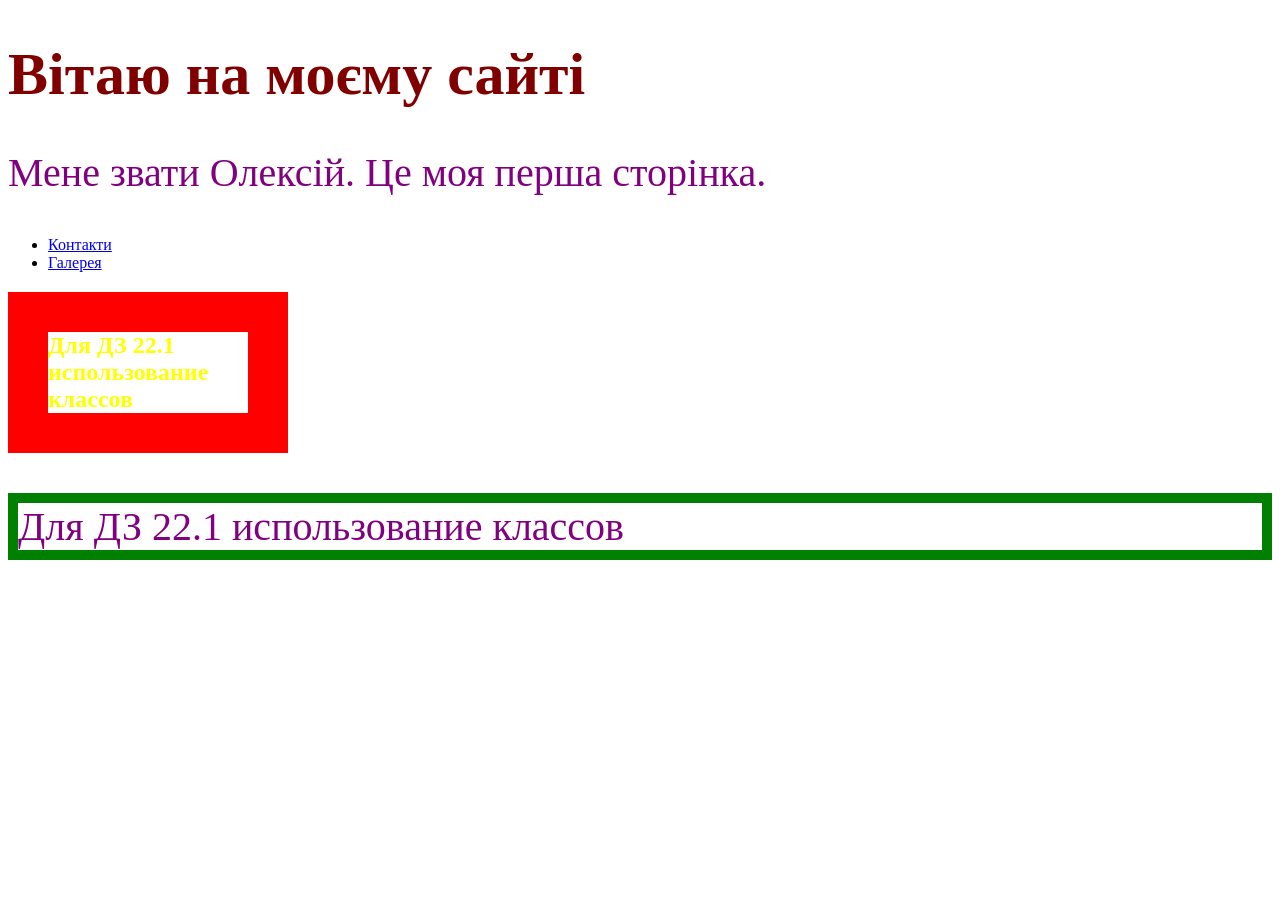
<file: homework21.1/index.html>
<!DOCTYPE html>

<html>

<head>

<title>ДЗ 21.1. Створення HTML сторінки “Про себе”</title>

<link rel="stylesheet" href="style.css"

</head>

    <body>

        <h1>Вітаю на моєму сайті</h1>

        <p>Мене звати Олексій. Це моя перша сторінка.</p>

        <ul>
            
            <li><a href=pages/contact.html>Контакти</a></li>

            <li><a href=pages/gallery.html>Галерея</a></li>

        </ul>

    </body>

    <h2 class="class1"> Для ДЗ 22.1 использование классов</h2>

       <p class="class2">Для ДЗ 22.1 использование классов</p>

</html>
</file>
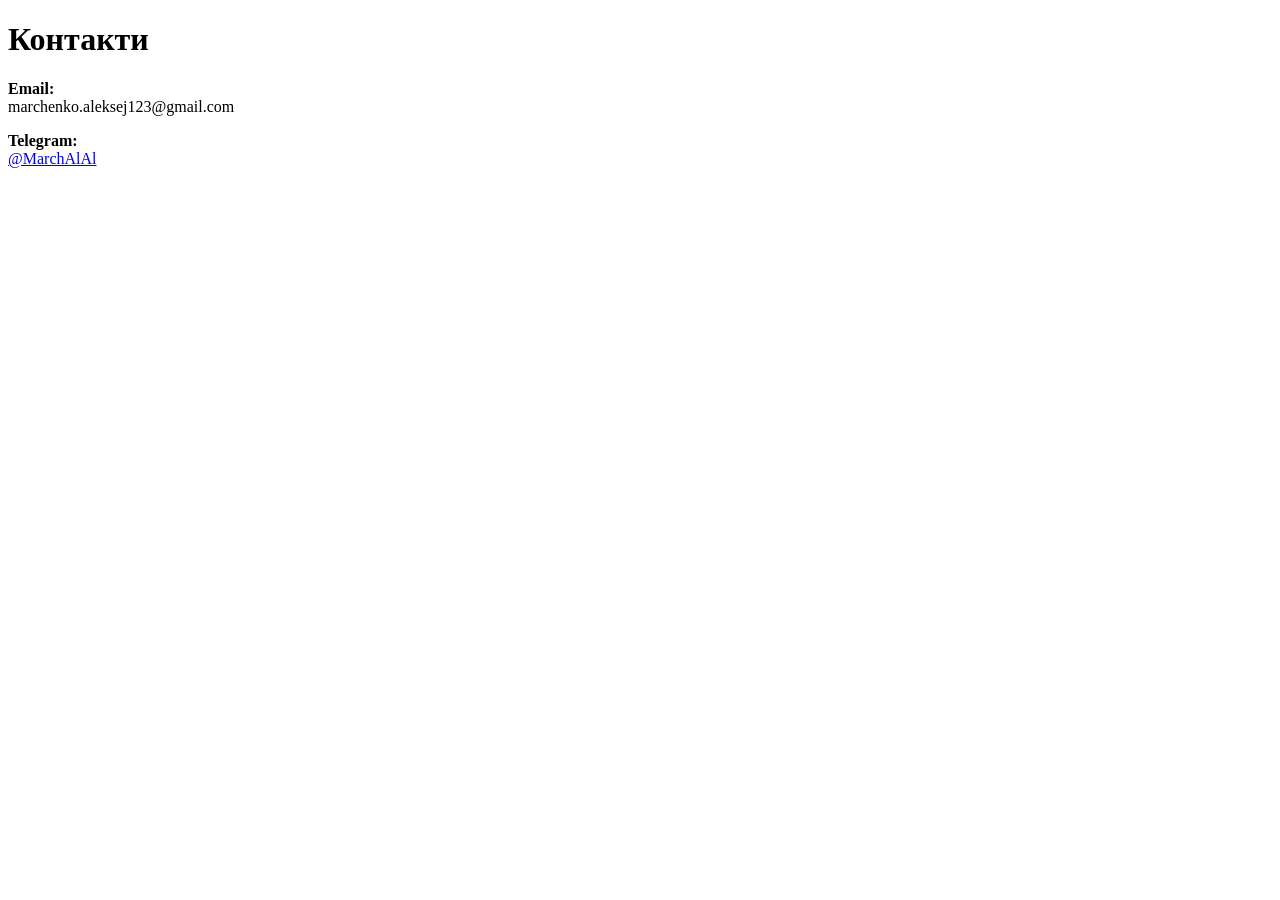
<file: homework21.1/pages/contact.html>
<!DOCTYPE html>

<html>

 <head>

  <title>Контакти</title>

 </head>

 <body>

  <h1>Контакти</h1>

  <p><strong>Email:</strong> <br>marchenko.aleksej123@gmail.com</p>

  <p><strong>Telegram:</strong> <br><a href="https://t.me/MarchAlAl" target="_blank">@MarchAlAl</a></p>

 </body>
</html>
</file>
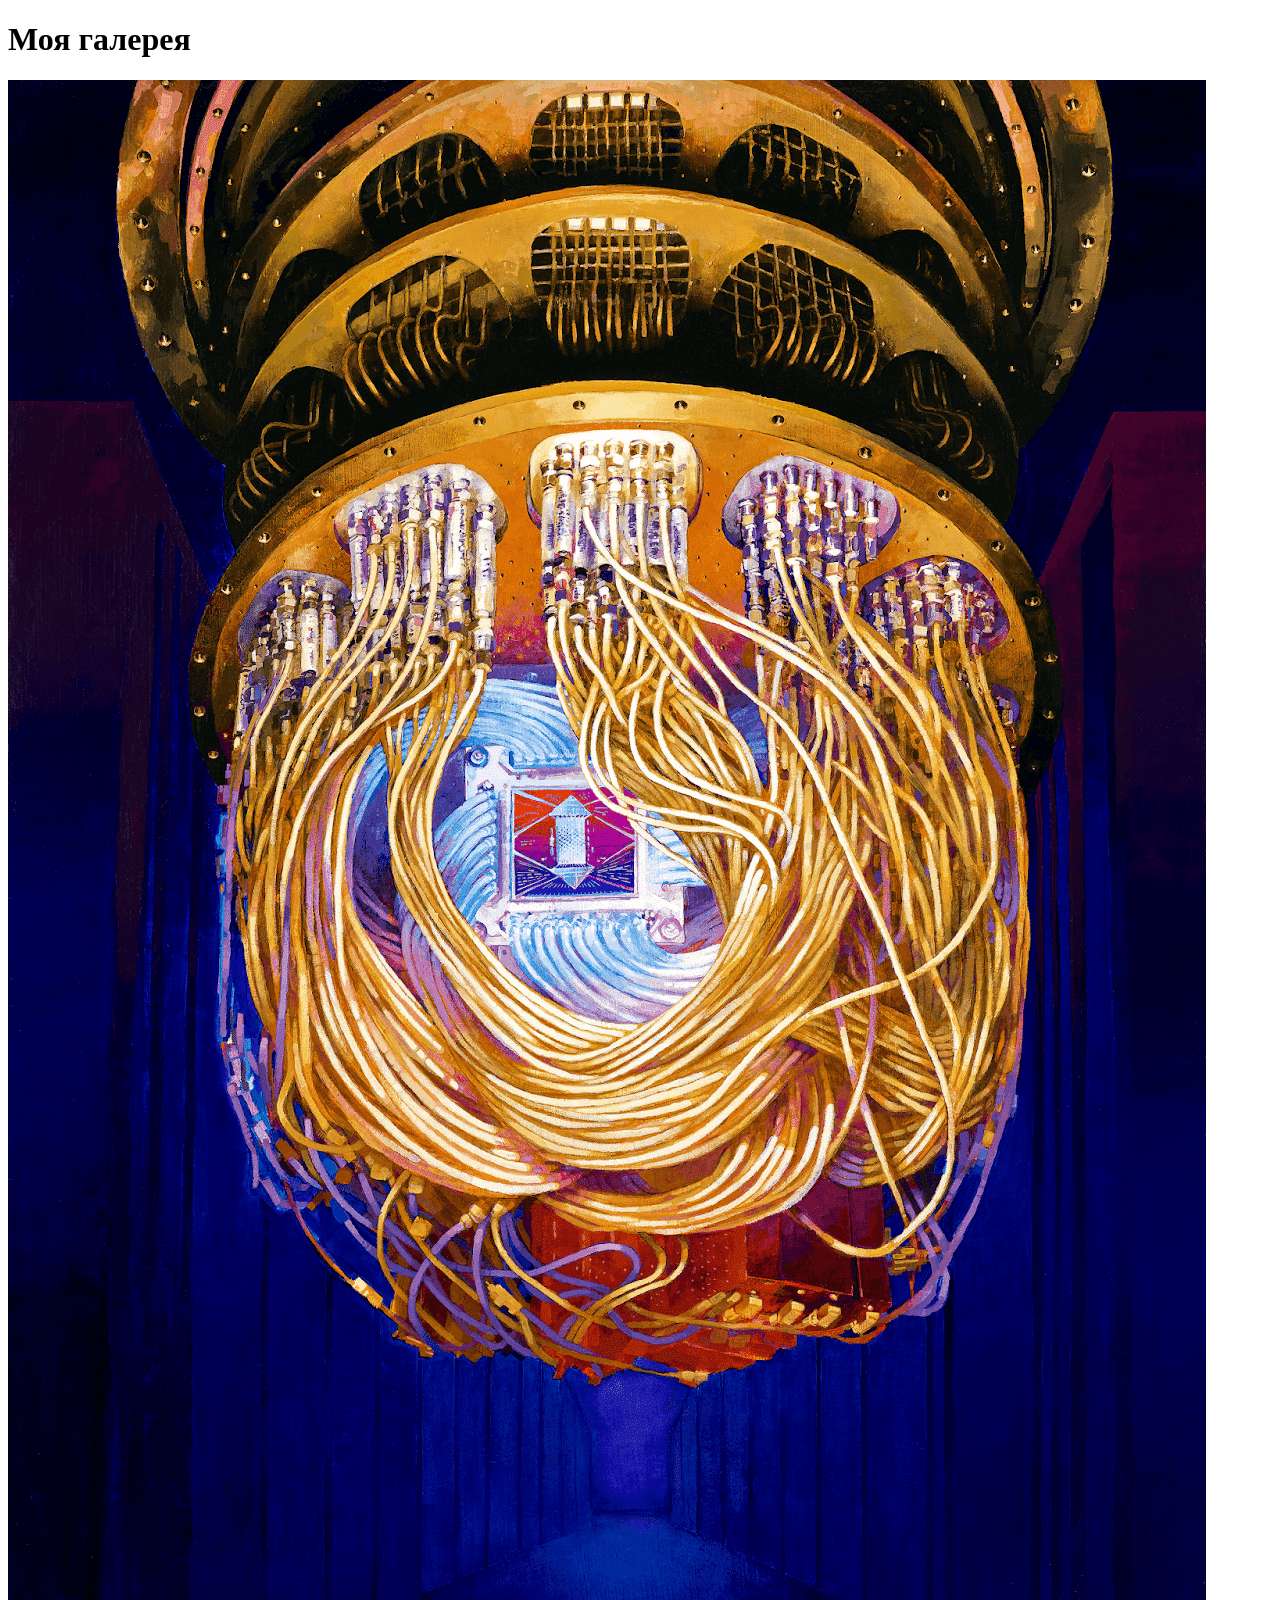
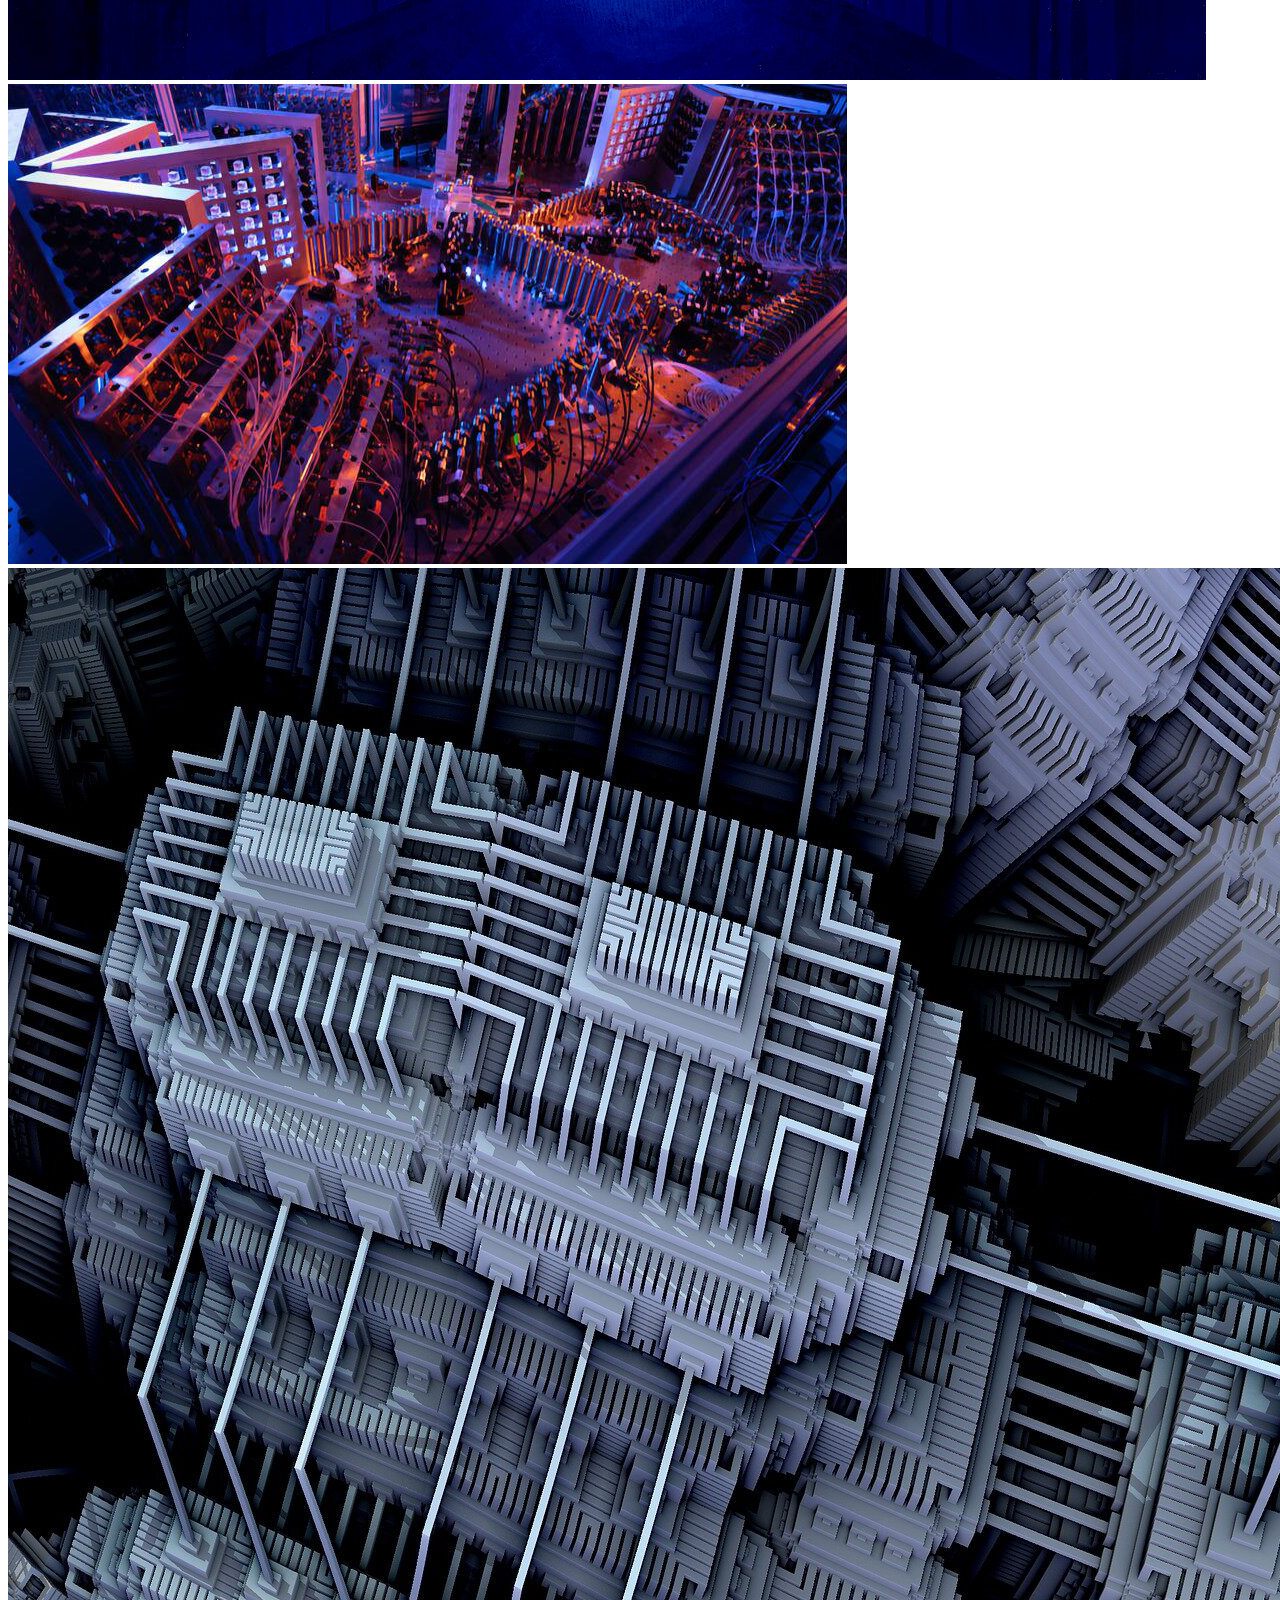
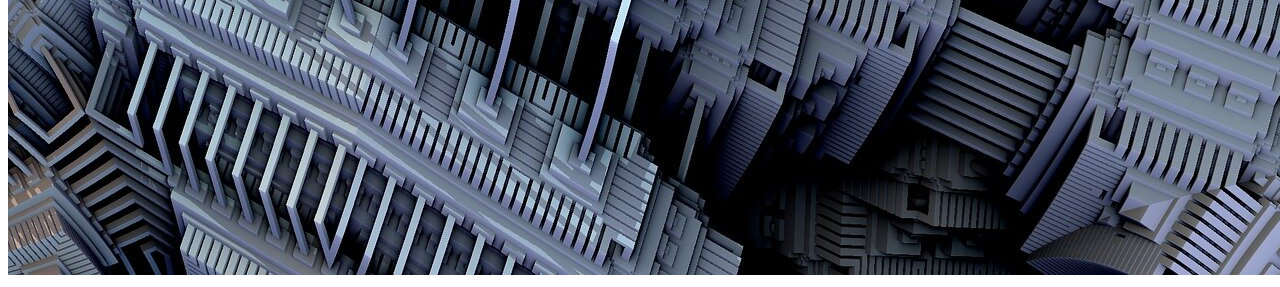
<file: homework21.1/pages/gallery.html>
<!DOCTYPE html>

<html>

 <head>

  <title>Галерея</title>

 </head>

 <body>

  <h1>Моя галерея</h1>

  <img src="../images/image1.png" alt="image1">
  <img src="../images/image2.jpg" alt="image2">
  <img src="../images/image3.jpeg" alt="image3">

 </body>

</html>
</file>
<file: homework21.1/style.css>
h1 {color: maroon; font-size: 60px}

p {color: Purple ; font-size: 40px}

.class1 {color: Yellow  ; width: 200px; height: 100; border: 40px solid red}

.class2 {width: 300px: height: 200px; border: 10px solid green}
</file>
